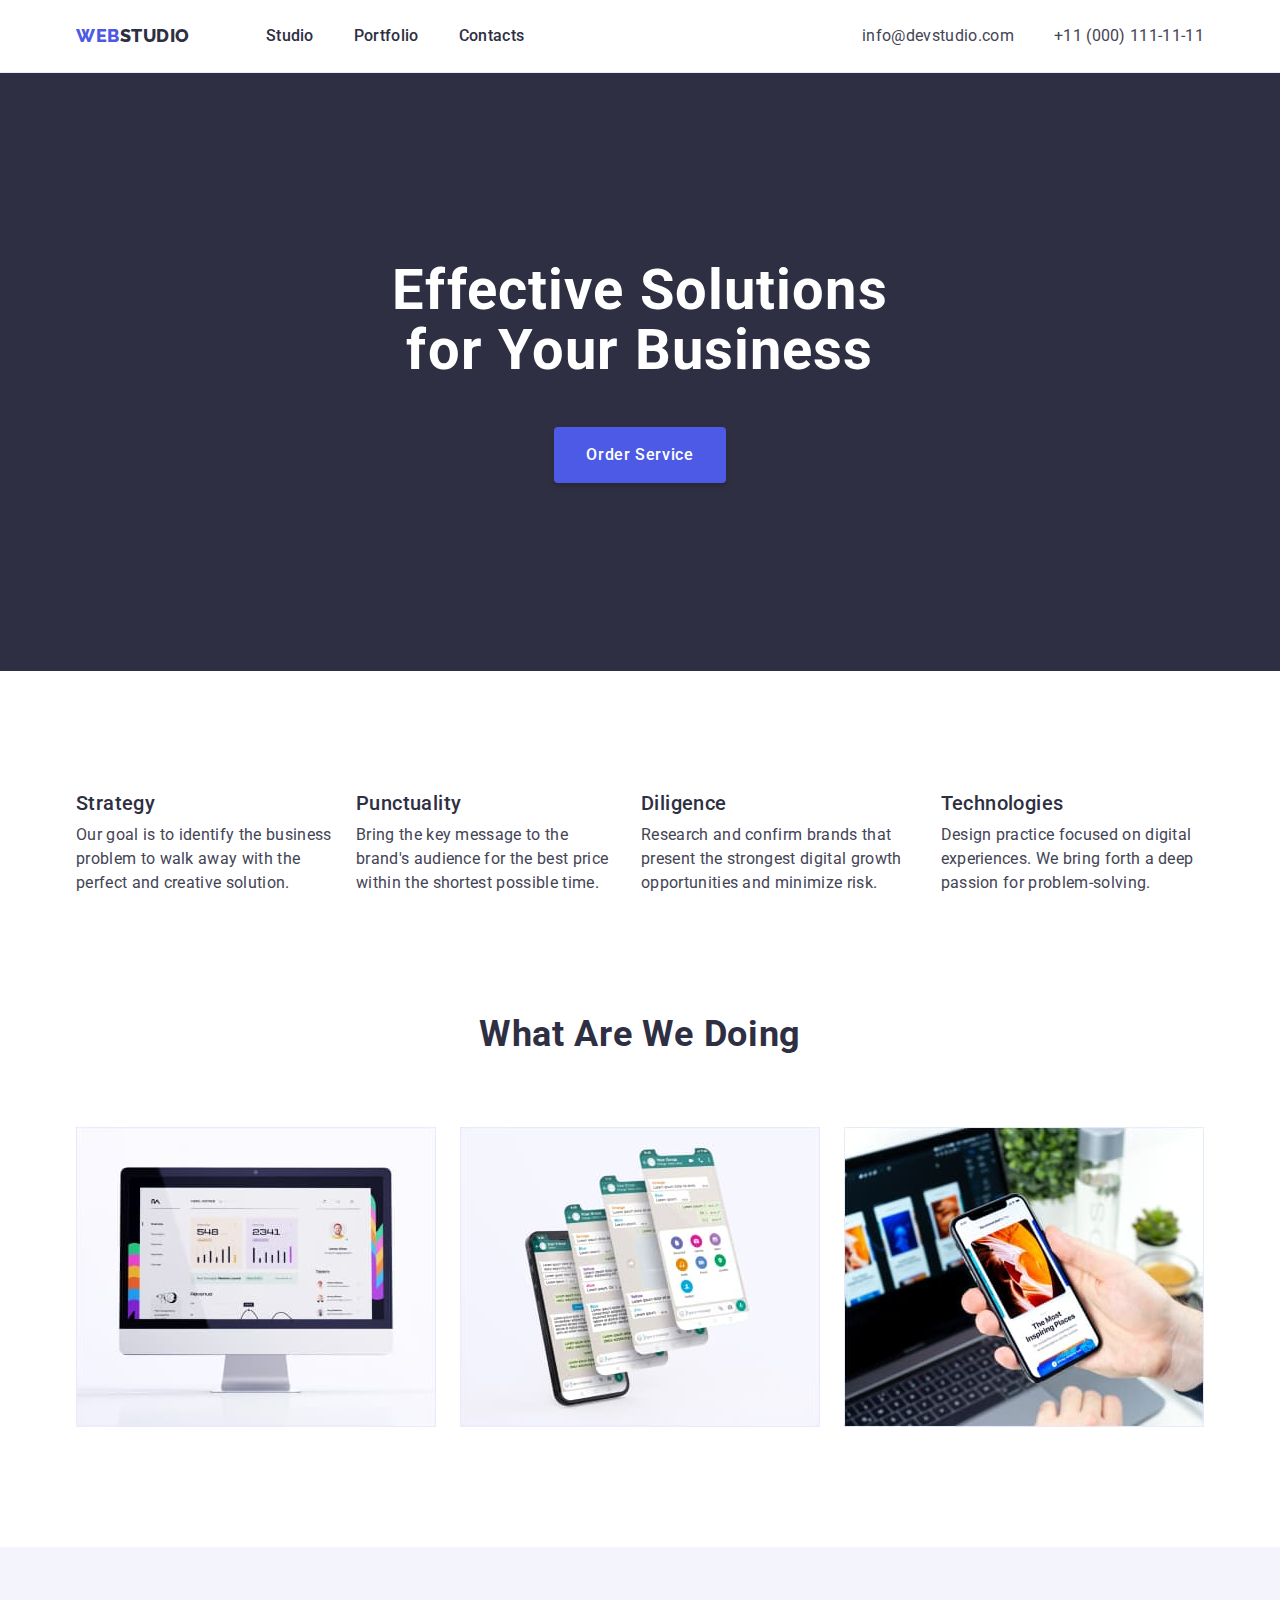
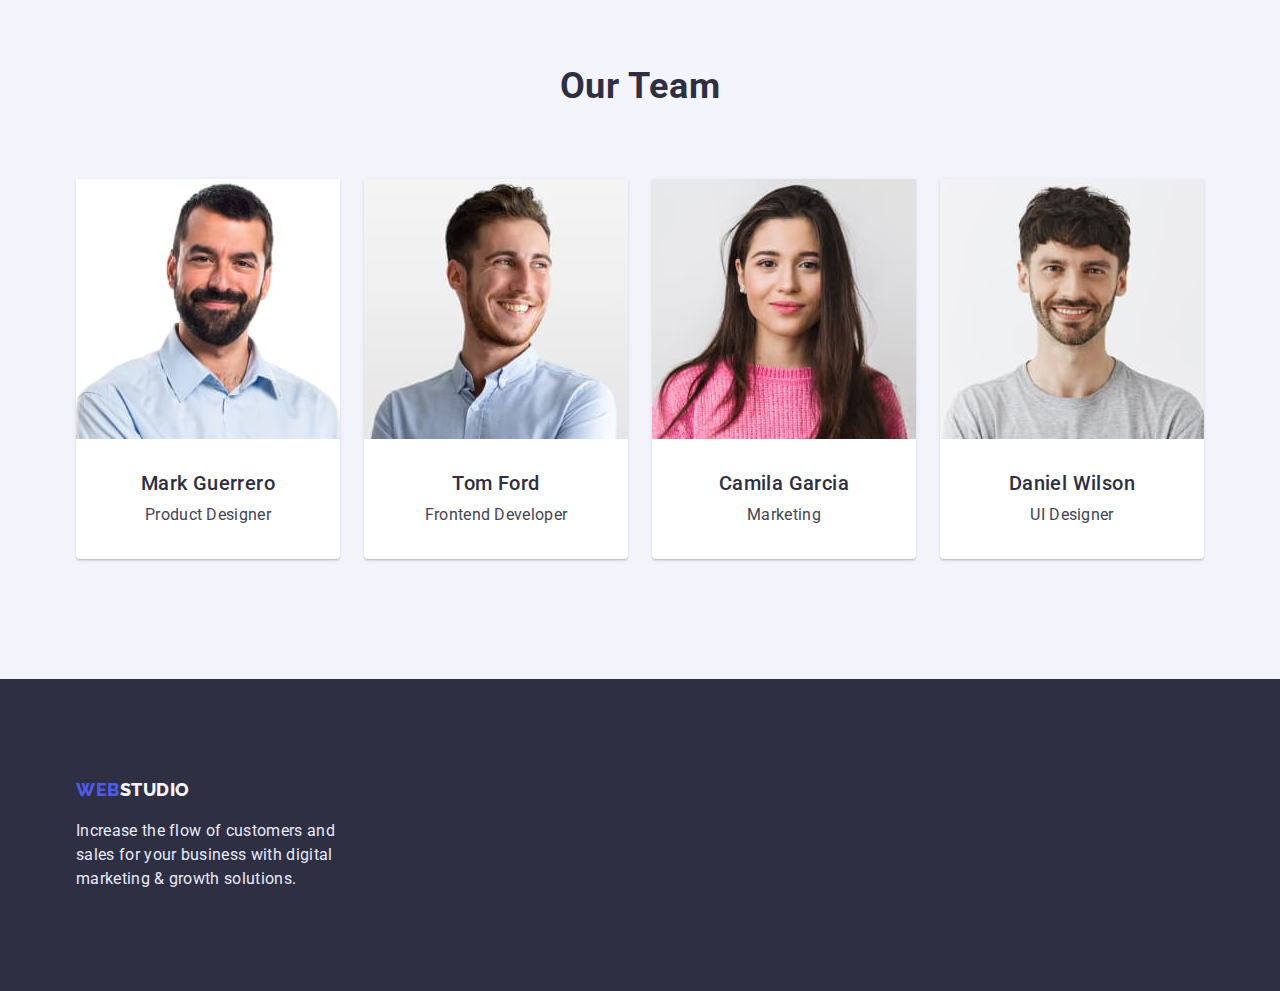
<file: index.html>
<!DOCTYPE html>
<html lang="en">
<head>
    <meta charset="UTF-8">
    <meta http-equiv="X-UA-Compatible" content="IE=edge">
    <meta name="viewport" content="width=device-width, initial-scale=1.0">
    <link rel="preconnect" href="https://fonts.googleapis.com">
    <link rel="preconnect" href="https://fonts.gstatic.com" crossorigin>
    <link href="https://fonts.googleapis.com/css2?family=Raleway:wght@800&family=Roboto:wght@400;500;700;900&display=swap" rel="stylesheet">
    <link rel="stylesheet" href="https://cdn.jsdelivr.net/npm/modern-normalize@1.1.0/modern-normalize.min.css">
    <link rel="stylesheet" href="./css/styles.css">
    <title>Studio</title>
</head>
<body>
    <header class="header">
        <div class="container header-container">
            <nav class="header-nav">
                <a class="logo link" href="./index.html">Web<span class="logo-dark">Studio</span></a>
                <ul class="header-menu list">
                    <li class="header-link-item"><a href="./index.html" class="header-link link">Studio</a></li>
                    <li class="header-link-item"><a href="./portfolio.html" class="header-link link">Portfolio</a></li>
                    <li class="header-link-item"><a href="" class="header-link link">Contacts</a></li>
                </ul>    
            </nav>
            <address class="header-contacts">
                <ul class="header-contacts-list list">
                    <li class="header-contacts-item"><a class="header-contacts-link link" href="mailto:info@devstudio.com">info@devstudio.com</a></li>
                    <li class="header-contacts-item"><a class="header-contacts-link link" href="tel:+110001111111">+11 (000) 111-11-11</a></li>
                </ul>
            </address>
        </div>    
    </header>
    <main>
        <section class="main-section">
            <div class="container main-section-item">
                <h1 class="main-title">Effective Solutions for Your Business</h1>
                <button class="main-btn" type="button">Order Service</button>
            </div>
        </section>
        <section class="features-section section">
            <div class="container">
                <h2 class="section-features-title" hidden>Our Features</h2>
                <ul class="section-features-list list">
                    <li class="features-list-item">
                        <h3 class="list-item-title">Strategy</h3>
                        <p class="features-text">Our goal is to identify the business problem to walk away with the perfect and creative solution. </p>
                    </li>
                    <li class="features-list-item">
                        <h3 class="list-item-title">Punctuality</h3>
                        <p class="features-text">Bring the key message to the brand's audience for the best price within the shortest possible time.</p>
                    </li>
                    <li class="features-list-item">
                        <h3 class="list-item-title">Diligence</h3>
                        <p class="features-text">Research and confirm brands that present the strongest digital growth opportunities and minimize risk.</p>
                    </li>
                    <li class="features-list-item">
                        <h3 class="list-item-title">Technologies</h3>
                        <p class="features-text">Design practice focused on digital experiences. We bring forth a deep passion for problem-solving.</p>
                    </li>
                </ul>
            </div>
        </section>
        <section class="we-doing-section">
            <div class="container">
                <h2 class="section-we-doing-title">What are we doing</h2>
                <ul class="we-doing-list list">
                    <li class="we-doing-list-item"><img src="./images/we-doing-laptop.jpg" alt="Laptop" width="360"></li>
                    <li class="we-doing-list-item"><img src="./images/we-doing-displays.jpg" alt="Phone Displays" width="360"></li>
                    <li class="we-doing-list-item"><img src="./images/we-doing-phone.jpg" alt="Laptop and Phone" width="360"></li>
                </ul>
            </div>
        </section>
        <section class="team-section section">
            <div class="container">
                <h2 class="section-team-title">Our Team</h2>
                <ul class="team-list list">
                    <li class="team-item">
                        <img src="./images/team-mark.jpg" alt="Mark Guerrero" width="264">
                        <div class="team-card-content">
                            <h3 class="list-item-title">Mark Guerrero</h3>
                            <p class="team-text">Product Designer</p>
                        </div>
                    </li>
                    <li class="team-item">
                        <img src="./images/team-tom.jpg" alt="Tom Ford" width="264">
                        <div class="team-card-content">
                            <h3 class="list-item-title">Tom Ford</h3>
                            <p class="team-text">Frontend Developer</p>
                        </div>
                    </li>
                    <li class="team-item">
                        <img src="./images/team-camila.jpg" alt="Camila Garcia" width="264">
                        <div class="team-card-content">
                            <h3 class="list-item-title">Camila Garcia</h3>
                            <p class="team-text">Marketing</p>
                        </div>
                    </li>
                    <li class="team-item">
                        <img src="./images/team-daniel.jpg" alt="Daniel Wilson" width="264">
                        <div class="team-card-content">
                            <h3 class="list-item-title">Daniel Wilson</h3>
                            <p class="team-text">UI Designer</p>
                        </div>
                    </li>
                </ul>
            </div>
        </section>
    </main>
    <footer class="footer-box">
        <div class="container">
            <a class="logo link" href="./index.html">Web<span class="logo-invert">Studio</span></a>
            <p class="footer-text">Increase the flow of customers and sales for your business with digital marketing & growth solutions.</p>
        </div>
    </footer>
</body>
</html>
</file>
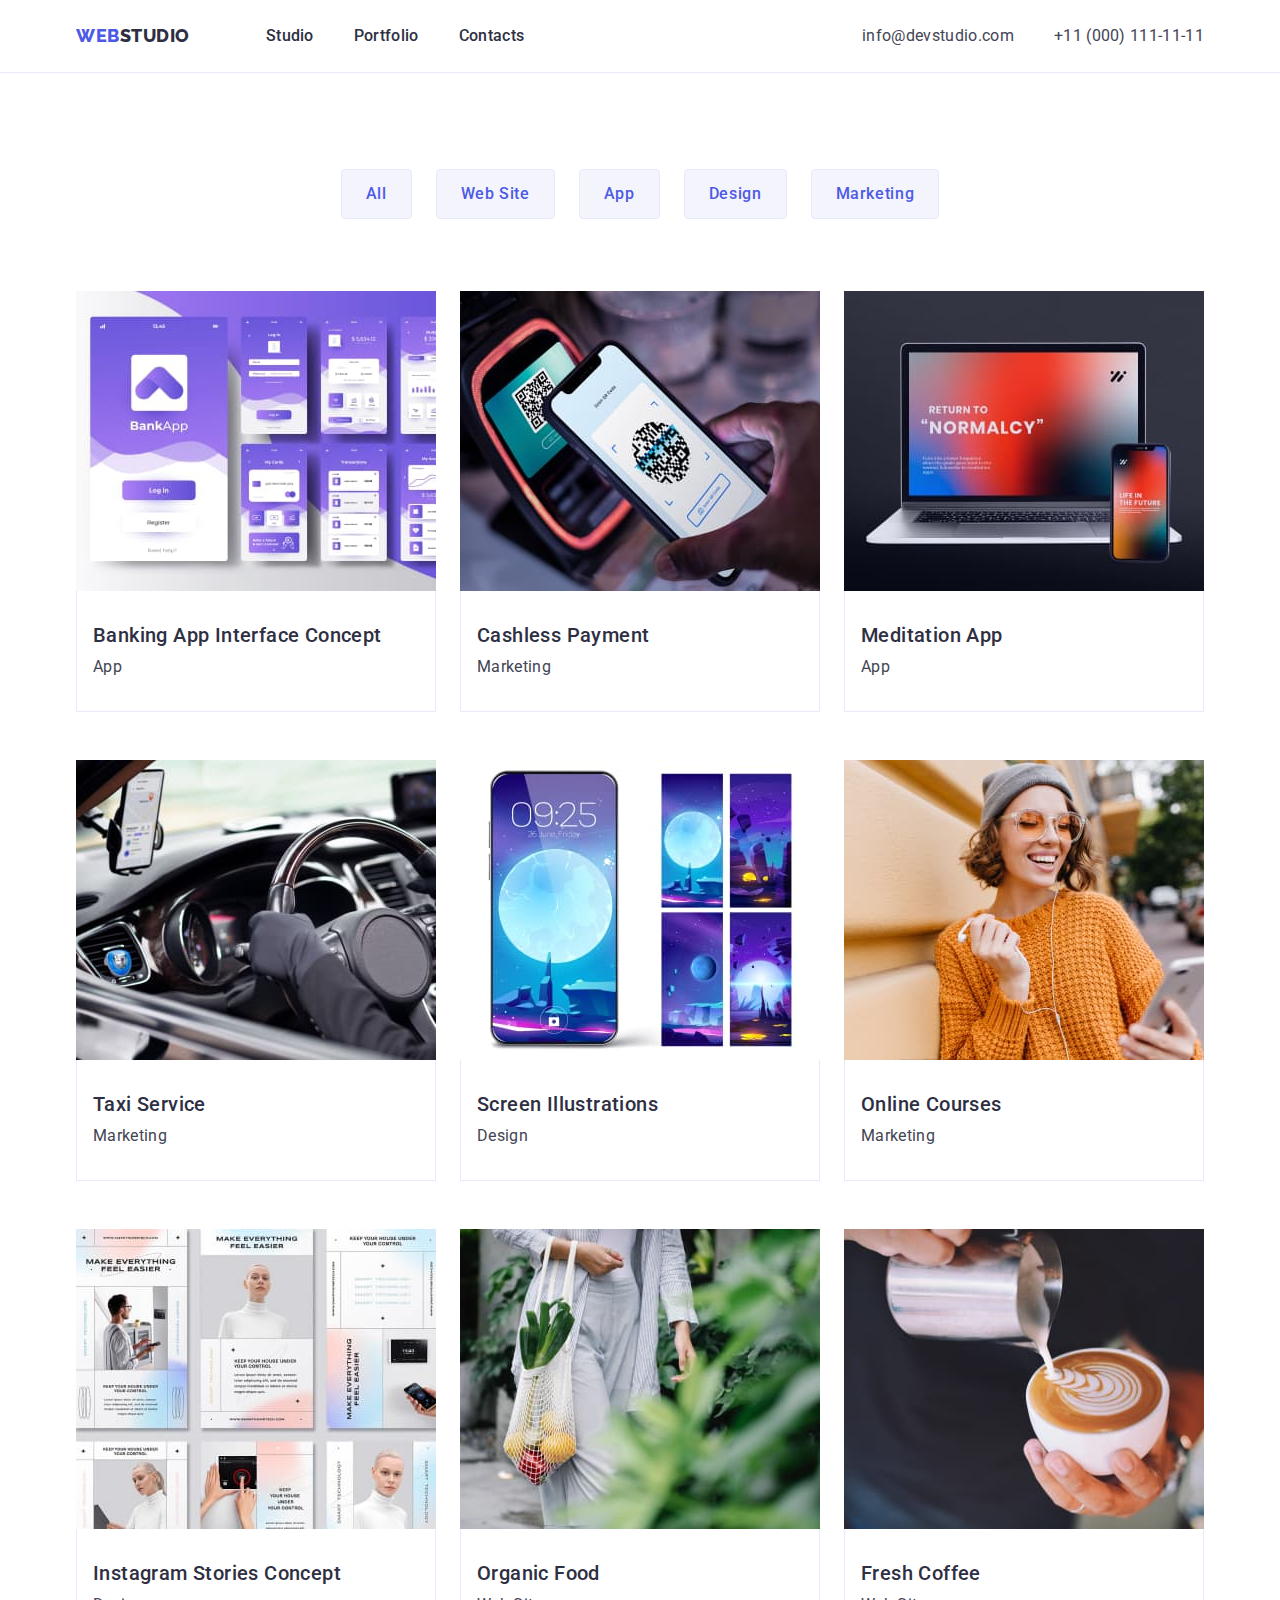
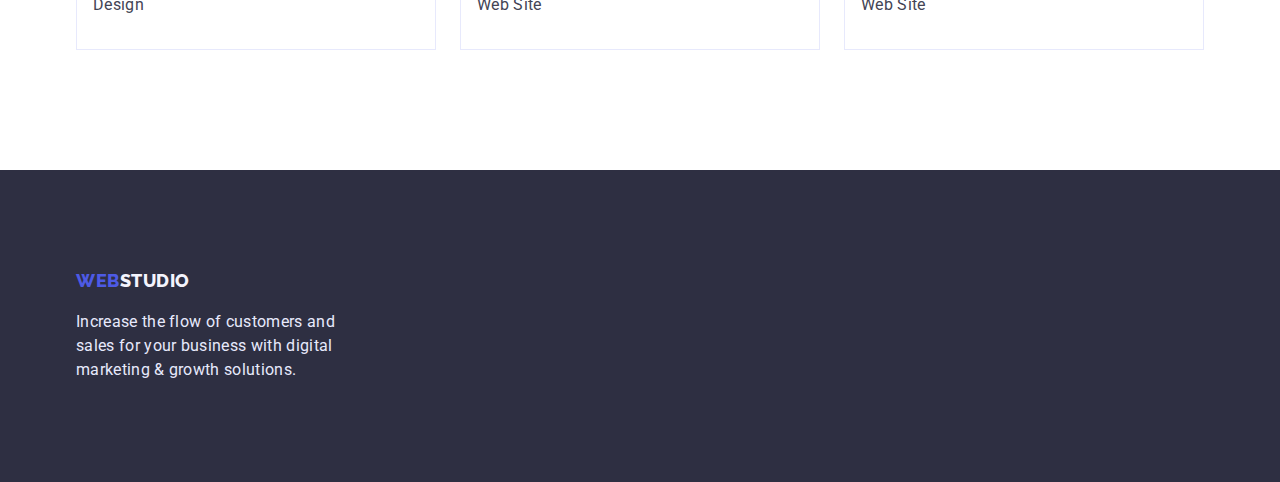
<file: portfolio.html>
<!DOCTYPE html>
<html lang="en">
<head>
    <meta charset="UTF-8">
    <meta http-equiv="X-UA-Compatible" content="IE=edge">
    <meta name="viewport" content="width=device-width, initial-scale=1.0">
    <link rel="preconnect" href="https://fonts.googleapis.com">
    <link rel="preconnect" href="https://fonts.gstatic.com" crossorigin>
    <link href="https://fonts.googleapis.com/css2?family=Raleway:wght@800&family=Roboto:wght@400;500;700;900&display=swap" rel="stylesheet">
    <link rel="stylesheet" href="https://cdn.jsdelivr.net/npm/modern-normalize@1.1.0/modern-normalize.min.css">
    <link rel="stylesheet" href="./css/styles.css">
    <title>Portfolio</title>
</head>
<body>
    <header class="header">
        <div class="container header-container">
            <nav class="header-nav">
                <a class="logo link" href="./index.html">Web<span class="logo-dark">Studio</span></a>
                <ul class="header-menu list">
                    <li class="header-link-item"><a href="./index.html" class="header-link link">Studio</a></li>
                    <li class="header-link-item"><a href="./portfolio.html" class="header-link link">Portfolio</a></li>
                    <li class="header-link-item"><a href="" class="header-link link">Contacts</a></li>
                </ul>    
            </nav>
            <address class="header-contacts">
                <ul class="header-contacts-list list">
                    <li class="header-contacts-item"><a class="header-contacts-link link" href="mailto:info@devstudio.com">info@devstudio.com</a></li>
                    <li class="header-contacts-item"><a class="header-contacts-link link" href="tel:+110001111111">+11 (000) 111-11-11</a></li>
                </ul>
            </address>
        </div>    
    </header>
    <main>
        <section class="portfolio-section">
            <div class="container">
                <h1 hidden>Portfolio</h1>
                <ul class="portfolio-btn-list list">
                    <li><button class="portfolio-btn" type="button">All</button></li>
                    <li><button class="portfolio-btn" type="button">Web Site</button></li>
                    <li><button class="portfolio-btn" type="button">App</button></li>
                    <li><button class="portfolio-btn" type="button">Design</button></li>
                    <li><button class="portfolio-btn" type="button">Marketing</button></li>
                </ul>
                <ul class="portfolio-card-list list">
                    <li class="portfolio-card-item">
                        <a class="link" href="">
                            <img src="./images/portfolio-banking-app.jpg" alt="Banking App Interface Concept" width="360">
                            <div class="portfolio-card-content">
                                <h2 class="list-link-title">Banking App Interface Concept</h2>
                                <p class="list-link-text">App</p>
                            </div>
                        </a>
                    </li>
                    <li class="portfolio-card-item">
                        <a class="link" href="">
                            <img src="./images/portfolio-cashless-payment.jpg" alt="Cashless Payment" width="360">
                            <div class="portfolio-card-content">
                                <h2 class="list-link-title">Cashless Payment</h2>
                                <p class="list-link-text">Marketing</p>
                            </div>
                        </a>
                    </li>
                    <li class="portfolio-card-item">
                        <a class="link" href="">
                            <img src="./images/portfolio-meditaion-app.jpg" alt="Meditation App" width="360">
                            <div class="portfolio-card-content">
                                <h2 class="list-link-title">Meditation App</h2>
                                <p class="list-link-text">App</p>
                            </div>
                        </a>
                    </li>
                    <li class="portfolio-card-item">
                        <a class="link" href="">
                            <img src="./images/portfolio-taxi-service.jpg" alt="Taxi Service" width="360">
                            <div class="portfolio-card-content">
                                <h2 class="list-link-title">Taxi Service</h2>
                                <p class="list-link-text">Marketing</p>
                            </div>
                        </a>
                    </li>
                    <li class="portfolio-card-item">
                        <a class="link" href="">
                            <img src="./images/screen-illustration.jpg" alt="Screen Illustrations" width="360">
                            <div class="portfolio-card-content">
                                <h2 class="list-link-title">Screen Illustrations</h2>
                                <p class="list-link-text">Design</p>
                            </div>
                        </a>
                    </li>
                    <li class="portfolio-card-item">
                        <a class="link" href="">
                            <img src="./images/portfolio-online-courses.jpg" alt="Online Courses" width="360">
                            <div class="portfolio-card-content">
                                <h2 class="list-link-title">Online Courses</h2>
                                <p class="list-link-text">Marketing</p>
                            </div>
                        </a>
                    </li>
                    <li class="portfolio-card-item">
                        <a class="link" href="">
                            <img src="./images/portfolio-inst-stories.jpg" alt="Instagram Stories Concept" width="360">
                            <div class="portfolio-card-content">
                                <h2 class="list-link-title">Instagram Stories Concept</h2>
                                <p class="list-link-text">Design</p>
                            </div>
                        </a>
                    </li>
                    <li class="portfolio-card-item">
                        <a class="link" href="">
                            <img src="./images/portfolio-organic-food.jpg" alt="Organic Food" width="360">
                            <div class="portfolio-card-content">
                                <h2 class="list-link-title">Organic Food</h2>
                                <p class="list-link-text">Web Site</p>
                            </div>
                        </a>
                    </li>
                    <li class="portfolio-card-item">
                        <a class="link" href="">
                            <img src="./images/portfolio-fresh-coffee.jpg" alt="Fresh Coffee" width="360">
                            <div class="portfolio-card-content">
                                <h2 class="list-link-title">Fresh Coffee</h2>
                                <p class="list-link-text">Web Site</p>
                            </div>
                        </a>
                    </li>
                </ul>
            </div>
        </section> 
    </main>
    <footer class="footer-box">
        <div class="container">
            <a class="logo link" href="./index.html">Web<span class="logo-invert">Studio</span></a>
            <p class="footer-text">Increase the flow of customers and sales for your business with digital marketing & growth solutions.</p>
        </div>
    </footer>
</body>
</html>
</file>
<file: css/styles.css>
:root {
    --color-primary: #2E2F42;
    --color-secondary: #434455;
    --color-brand: #4D5AE5;
    --color-invert: #FFFFFF;
    --color-main-background: #2E2F42;
    --color-secondary-background: #F4F4FD;
    --color-secondary-light-background: #FFFFFF;
    --color-active: #404BBF;
    --color-bounder: #E7E9FC;
    --color-footer-text-invert: #E7E9FC;
    --color-footer-logo-invert: #F4F4FD;
}
h1,
h2,
h3,
p {
    margin-top: 0;
    margin-bottom: 0;
}
ul {
    margin-top: 0;
    margin-bottom: 0;
    padding-left: 0;
}
img {
    display: block;
}
.link {
    text-decoration: none;
}
.list {
    list-style: none;
}
.container {
    width: 1158px;
    margin-left: auto;
    margin-right: auto;
    padding-left: 15px;
    padding-right: 15px;
}
body {
    color: var(--color-secondary);
    font-family: "Roboto", sans-serif;
    font-size: 16px;
    line-height: calc(24/16);
}
.header {
    padding-top: 24px;
    padding-bottom: 24px;
    border-bottom: 1px solid var(--color-bounder);
}
.header-container {
    display: flex;
    align-items: center;
    justify-content: space-between;
}
.header-nav {
    display: flex;
    align-items: center;
}
.header-menu,
.header-contacts-list {
    display: flex;
}
.logo {
    letter-spacing: 0.03em;
    text-transform: uppercase;
    font-family: 'Raleway', sans-serif;
    font-weight: 800;
    font-size: 18px;
    line-height: 1.17;
    color: var(--color-brand);
}
.logo-dark {
    color: var(--color-primary);
    margin-right: 76px;
}
.logo-invert {
    color: var(--color-footer-logo-invert);
}
.header-link-item:not(:last-child),
.header-contacts-item:not(:last-child) {
    margin-right: 40px;
}
.header-link {
    color: var(--color-primary);
    font-weight: 500;
    font-size: 16px;
    line-height: 1.5;
    letter-spacing: 0.02em;
}
.header-contacts-link {
    color: var(--color-secondary);
    font-size: 16px;
    line-height: 1.5;
    letter-spacing: 0.02em;
}
.header-link:hover,
.header-contacts-link:hover {
    color: var(--color-active);
}
.header-link:focus,
.header-contacts-link:focus {
    color: var(--color-active);
}
.header-contacts {
    font-style: normal;
}
.main-section {
    background-color: var(--color-main-background);
    padding-top: 188px;
    padding-bottom: 188px;
}
.main-section-item {
    text-align: center;
    max-width: 526px;
}
.main-title {
    color: var(--color-invert);
    font-size: 56px;
    line-height: 1.07;
    letter-spacing: 0.02em;
}
.main-btn {
    font-family: "Roboto", sans-serif;
    font-weight: 500;
    background-color: var(--color-brand);
    box-shadow: 0px 4px 4px rgba(0, 0, 0, 0.15);
    border-radius: 4px;
    color: var(--color-invert);
    border: none;
    font-size: 16px;
    line-height: calc(24/16);
    letter-spacing: 0.04em;
    cursor: pointer;
    margin-top: 46px;
    padding: 16px 32px;
}
.main-btn:hover {
    background-color: var(--color-active);
}
.section {
    padding-top: 120px;
    padding-bottom: 120px;
}
.we-doing-section {
    padding-bottom: 120px;
}
.section-features-list {
    display: flex;
    column-gap: 24px;
}
.features-list-item {
    flex-basis: calc((100%-36px)/4);
}
.we-doing-list {
    display: flex;
    column-gap: 24px;
}
.we-doing-list-item {
    flex-basis: calc((100%-72px)/4);
}
.team-section {
    background-color: var(--color-secondary-background);
}
.team-list {
    display: flex;
    gap: 24px;
}
.team-item {
    flex-basis: calc((100%-72px)/4);
    box-shadow: 0px 1px 6px rgba(46, 47, 66, 0.08), 0px 1px 1px rgba(46, 47, 66, 0.16), 0px 2px 1px rgba(46, 47, 66, 0.08);
    border-radius: 0px 0px 4px 4px;
    background-color: var(--color-secondary-light-background);
}
.team-card-content {
    padding-top: 32px;
    padding-bottom: 32px;
    text-align: center;
}
.list-item-title {
    color: var(--color-primary);
    font-weight: 500;
    font-size: 20px;
    line-height: 1.2;
    letter-spacing: 0.02em;
    margin-bottom: 8px;
}
.section-features-title,
.section-we-doing-title,
.section-team-title {
    color: var(--color-primary);
    font-size: 36px;
    line-height: 1.11;
    text-align: center;
    text-transform: capitalize;
    letter-spacing: 0.02em;
    margin-bottom: 72px;
}
.features-text,
.team-text {
    letter-spacing: 0.02em;
}
.footer-box {
    background-color: var(--color-main-background);
    padding-top: 100px;
    padding-bottom: 100px;
}
.footer-text {
    color: var(--color-footer-text-invert);
    letter-spacing: 0.02em;
    max-width: 264px;
    margin-top: 16px;
}

/* Portfolio */
.portfolio-section {
    padding-top: 96px;
    padding-bottom: 120px;
}
.portfolio-btn-list {
    display: flex;
    justify-content: center;
    column-gap: 24px;
    margin-bottom: 72px;
}
.portfolio-btn {
    font-family: "Roboto", sans-serif;
    font-weight: 500;
    background-color: var(--color-secondary-background);
    color: var(--color-brand);
    font-size: 16px;
    line-height: calc(24/16);
    letter-spacing: 0.04em;
    border: 1px solid var(--color-bounder);
    border-radius: 4px;
    cursor: pointer;
    padding: 12px 24px;
}
.portfolio-btn:hover {
    background-color: var(--color-active);
    border: 1px solid transparent;
    color: var(--color-invert);
    box-shadow: 0px 3px 1px rgba(0, 0, 0, 0.1), 0px 2px 1px rgba(0, 0, 0, 0.08), 0px 2px 2px rgba(0, 0, 0, 0.12);
}
.portfolio-card-list {
    display: flex;
    flex-wrap: wrap;
    column-gap: 24px;
    row-gap: 48px;
}
.portfolio-card-content {
    padding-bottom: 32px;
    padding-top: 32px;
    padding-left: 16px;
    border: 1px solid var(--color-bounder);
    border-top: none;
}
.portfolio-card-item {
    flex-basis: calc((100% - 48px) / 3);
    background: var(--color-secondary-light-background);
}
.list-link-title {
    color: var(--color-primary);
    font-weight: 500;
    font-size: 20px;
    line-height: 1.2;
    letter-spacing: 0.02em;
    text-transform: capitalize;
}
.list-link-text {
    color: var(--color-secondary);
    font-size: 16px;
    line-height: 1.5;
    letter-spacing: 0.02em;
    margin-top: 8px;
}
</file>
